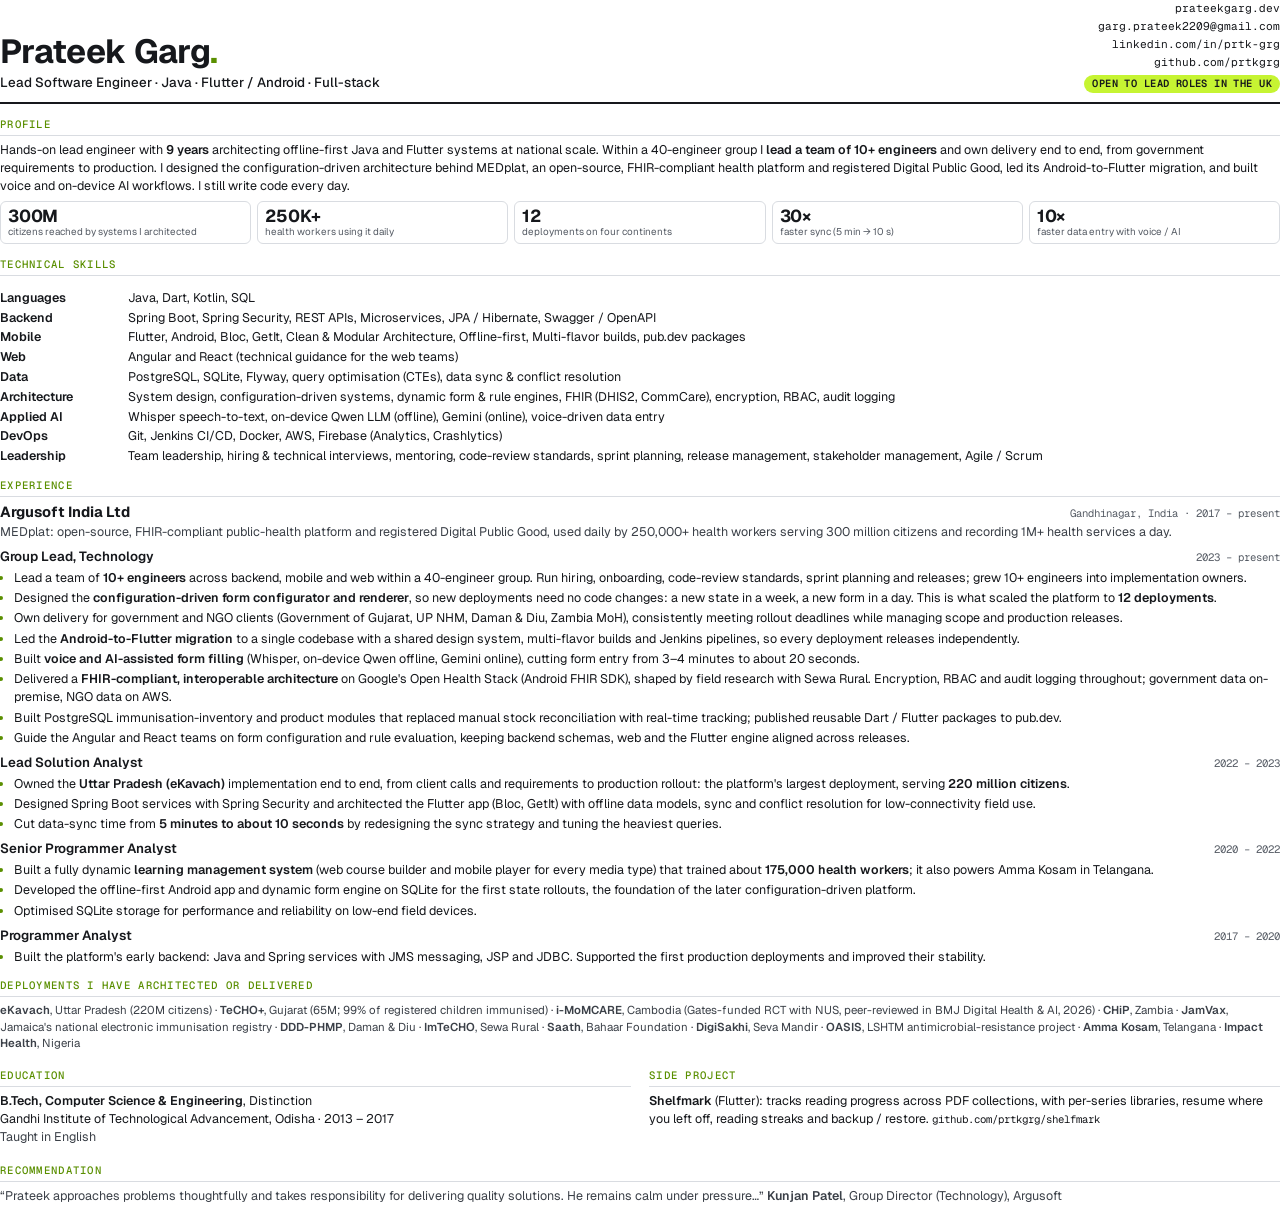
<file: tools/cv.html>
<!DOCTYPE html>
<html lang="en">
<head>
<meta charset="UTF-8">
<title>Prateek Garg — CV</title>
<!-- Source for /cv.pdf. Regenerate with: powershell -File tools\make-cv.ps1 -->
<link href="https://fonts.googleapis.com/css2?family=Geist:wght@400;500;600;700&family=Geist+Mono:wght@400;500&display=swap" rel="stylesheet">
<style>
  @page { size: A4; margin: 13mm 14mm 12mm; }
  * { box-sizing: border-box; }
  html { -webkit-print-color-adjust: exact; print-color-adjust: exact; }
  body { margin: 0; font-family: Geist, "Segoe UI", Arial, sans-serif; font-size: 9.4pt; line-height: 1.42; color: #16181c; }
  a { color: inherit; text-decoration: none; }
  .mono { font-family: "Geist Mono", Consolas, monospace; }
  header { display: flex; justify-content: space-between; align-items: flex-end; gap: 20px; padding-bottom: 9px; border-bottom: 2px solid #16181c; }
  h1 { font-size: 25pt; font-weight: 700; letter-spacing: -0.02em; margin: 0; line-height: 1; }
  h1 span { color: #5a8f00; }
  .contact { white-space: nowrap; }
  .title { font-size: 10pt; font-weight: 500; margin: 6px 0 0; }
  .contact { text-align: right; font-size: 8.4pt; line-height: 1.6; }
  .contact .open { display: inline-block; margin-top: 3px; padding: 1px 8px; border-radius: 99px; background: #c6f432; font-weight: 600; font-size: 7.8pt; letter-spacing: 0.04em; text-transform: uppercase; }
  h2 { font-family: "Geist Mono", Consolas, monospace; font-size: 8pt; font-weight: 500; letter-spacing: 0.12em; text-transform: uppercase; color: #5a8f00; margin: 13px 0 5px; padding-bottom: 3px; border-bottom: 1px solid #d9dce1; }
  p { margin: 0 0 4px; }
  ul { margin: 0; padding-left: 14px; }
  li { margin: 0 0 2.6px; }
  li::marker { color: #5a8f00; }
  strong { font-weight: 600; }
  .stats { display: grid; grid-template-columns: repeat(5, 1fr); gap: 6px; margin: 6px 0 2px; }
  .stats div { border: 1px solid #d9dce1; border-radius: 6px; padding: 5px 7px; }
  .stats b { display: block; font-size: 13pt; font-weight: 700; letter-spacing: -0.01em; line-height: 1.1; }
  .stats span { font-size: 7.4pt; color: #555b64; line-height: 1.25; display: block; }
  .skills { display: grid; grid-template-columns: 118px 1fr; gap: 2px 10px; }
  .skills dt { font-weight: 600; }
  .skills dd { margin: 0; }
  .role { margin-top: 7px; break-inside: avoid; }
  .role__head { display: flex; justify-content: space-between; align-items: baseline; gap: 10px; margin-bottom: 2px; }
  .role__head h3 { font-size: 10pt; font-weight: 600; margin: 0; }
  .role__head span { font-size: 8pt; color: #555b64; white-space: nowrap; }
  .org { display: flex; justify-content: space-between; align-items: baseline; margin-top: 4px; }
  .org b { font-size: 11pt; }
  .note { color: #3b4048; }
  .deploys { font-size: 8.6pt; color: #3b4048; }
  .two { display: grid; grid-template-columns: 1fr 1fr; gap: 0 18px; }
  .keep { break-inside: avoid; }
</style>
</head>
<body>
<header>
  <div>
    <h1>Prateek Garg<span>.</span></h1>
    <p class="title">Lead Software Engineer · Java · Flutter / Android · Full-stack</p>
  </div>
  <div class="contact mono">
    <a href="https://prateekgarg.dev">prateekgarg.dev</a><br>
    <a href="mailto:garg.prateek2209@gmail.com">garg.prateek2209@gmail.com</a><br>
    <a href="https://linkedin.com/in/prtk-grg">linkedin.com/in/prtk-grg</a><br><a href="https://github.com/prtkgrg">github.com/prtkgrg</a><br>
    <span class="open">Open to lead roles in the UK</span>
  </div>
</header>

<h2>Profile</h2>
<p>Hands-on lead engineer with <strong>9 years</strong> architecting offline-first Java and Flutter systems at national scale. Within a 40-engineer group I <strong>lead a team of 10+ engineers</strong> and own delivery end to end, from government requirements to production. I designed the configuration-driven architecture behind MEDplat, an open-source, FHIR-compliant health platform and registered Digital Public Good, led its Android-to-Flutter migration, and built voice and on-device AI workflows. I still write code every day.</p>

<div class="stats">
  <div><b>300M</b><span>citizens reached by systems I architected</span></div>
  <div><b>250K+</b><span>health workers using it daily</span></div>
  <div><b>12</b><span>deployments on four continents</span></div>
  <div><b>30×</b><span>faster sync (5 min → 10 s)</span></div>
  <div><b>10×</b><span>faster data entry with voice / AI</span></div>
</div>

<h2>Technical skills</h2>
<dl class="skills">
  <dt>Languages</dt><dd>Java, Dart, Kotlin, SQL</dd>
  <dt>Backend</dt><dd>Spring Boot, Spring Security, REST APIs, Microservices, JPA / Hibernate, Swagger / OpenAPI</dd>
  <dt>Mobile</dt><dd>Flutter, Android, Bloc, GetIt, Clean &amp; Modular Architecture, Offline-first, Multi-flavor builds, pub.dev packages</dd>
  <dt>Web</dt><dd>Angular and React (technical guidance for the web teams)</dd>
  <dt>Data</dt><dd>PostgreSQL, SQLite, Flyway, query optimisation (CTEs), data sync &amp; conflict resolution</dd>
  <dt>Architecture</dt><dd>System design, configuration-driven systems, dynamic form &amp; rule engines, FHIR (DHIS2, CommCare), encryption, RBAC, audit logging</dd>
  <dt>Applied AI</dt><dd>Whisper speech-to-text, on-device Qwen LLM (offline), Gemini (online), voice-driven data entry</dd>
  <dt>DevOps</dt><dd>Git, Jenkins CI/CD, Docker, AWS, Firebase (Analytics, Crashlytics)</dd>
  <dt>Leadership</dt><dd>Team leadership, hiring &amp; technical interviews, mentoring, code-review standards, sprint planning, release management, stakeholder management, Agile / Scrum</dd>
</dl>

<h2>Experience</h2>
<div class="org"><b>Argusoft India Ltd</b><span class="mono" style="font-size:8pt;color:#555b64">Gandhinagar, India · 2017 – present</span></div>
<p class="note">MEDplat: open-source, FHIR-compliant public-health platform and registered Digital Public Good, used daily by 250,000+ health workers serving 300 million citizens and recording 1M+ health services a day.</p>

<div class="role">
  <div class="role__head"><h3>Group Lead, Technology</h3><span class="mono">2023 – present</span></div>
  <ul>
    <li>Lead a team of <strong>10+ engineers</strong> across backend, mobile and web within a 40-engineer group. Run hiring, onboarding, code-review standards, sprint planning and releases; grew 10+ engineers into implementation owners.</li>
    <li>Designed the <strong>configuration-driven form configurator and renderer</strong>, so new deployments need no code changes: a new state in a week, a new form in a day. This is what scaled the platform to <strong>12 deployments</strong>.</li>
    <li>Own delivery for government and NGO clients (Government of Gujarat, UP NHM, Daman &amp; Diu, Zambia MoH), consistently meeting rollout deadlines while managing scope and production releases.</li>
    <li>Led the <strong>Android-to-Flutter migration</strong> to a single codebase with a shared design system, multi-flavor builds and Jenkins pipelines, so every deployment releases independently.</li>
    <li>Built <strong>voice and AI-assisted form filling</strong> (Whisper, on-device Qwen offline, Gemini online), cutting form entry from 3–4 minutes to about 20 seconds.</li>
    <li>Delivered a <strong>FHIR-compliant, interoperable architecture</strong> on Google's Open Health Stack (Android FHIR SDK), shaped by field research with Sewa Rural. Encryption, RBAC and audit logging throughout; government data on-premise, NGO data on AWS.</li>
    <li>Built PostgreSQL immunisation-inventory and product modules that replaced manual stock reconciliation with real-time tracking; published reusable Dart / Flutter packages to pub.dev.</li>
    <li>Guide the Angular and React teams on form configuration and rule evaluation, keeping backend schemas, web and the Flutter engine aligned across releases.</li>
  </ul>
</div>

<div class="role">
  <div class="role__head"><h3>Lead Solution Analyst</h3><span class="mono">2022 – 2023</span></div>
  <ul>
    <li>Owned the <strong>Uttar Pradesh (eKavach)</strong> implementation end to end, from client calls and requirements to production rollout: the platform's largest deployment, serving <strong>220 million citizens</strong>.</li>
    <li>Designed Spring Boot services with Spring Security and architected the Flutter app (Bloc, GetIt) with offline data models, sync and conflict resolution for low-connectivity field use.</li>
    <li>Cut data-sync time from <strong>5 minutes to about 10 seconds</strong> by redesigning the sync strategy and tuning the heaviest queries.</li>
  </ul>
</div>

<div class="role">
  <div class="role__head"><h3>Senior Programmer Analyst</h3><span class="mono">2020 – 2022</span></div>
  <ul>
    <li>Built a fully dynamic <strong>learning management system</strong> (web course builder and mobile player for every media type) that trained about <strong>175,000 health workers</strong>; it also powers Amma Kosam in Telangana.</li>
    <li>Developed the offline-first Android app and dynamic form engine on SQLite for the first state rollouts, the foundation of the later configuration-driven platform.</li>
    <li>Optimised SQLite storage for performance and reliability on low-end field devices.</li>
  </ul>
</div>

<div class="role">
  <div class="role__head"><h3>Programmer Analyst</h3><span class="mono">2017 – 2020</span></div>
  <ul>
    <li>Built the platform's early backend: Java and Spring services with JMS messaging, JSP and JDBC. Supported the first production deployments and improved their stability.</li>
  </ul>
</div>

<div class="keep">
<h2>Deployments I have architected or delivered</h2>
<p class="deploys"><strong>eKavach</strong>, Uttar Pradesh (220M citizens) · <strong>TeCHO+</strong>, Gujarat (65M; 99% of registered children immunised) · <strong>i-MoMCARE</strong>, Cambodia (Gates-funded RCT with NUS, peer-reviewed in BMJ Digital Health &amp; AI, 2026) · <strong>CHiP</strong>, Zambia · <strong>JamVax</strong>, Jamaica's national electronic immunisation registry · <strong>DDD-PHMP</strong>, Daman &amp; Diu · <strong>ImTeCHO</strong>, Sewa Rural · <strong>Saath</strong>, Bahaar Foundation · <strong>DigiSakhi</strong>, Seva Mandir · <strong>OASIS</strong>, LSHTM antimicrobial-resistance project · <strong>Amma Kosam</strong>, Telangana · <strong>Impact Health</strong>, Nigeria</p>
</div>

<div class="two keep">
  <div>
    <h2>Education</h2>
    <p><strong>B.Tech, Computer Science &amp; Engineering</strong>, Distinction<br>Gandhi Institute of Technological Advancement, Odisha · 2013 – 2017<br><span class="note">Taught in English</span></p>
  </div>
  <div>
    <h2>Side project</h2>
    <p><strong>Shelfmark</strong> (Flutter): tracks reading progress across PDF collections, with per-series libraries, resume where you left off, reading streaks and backup / restore. <span class="mono" style="font-size:8pt">github.com/prtkgrg/shelfmark</span></p>
  </div>
</div>

<h2>Recommendation</h2>
<p class="note">“Prateek approaches problems thoughtfully and takes responsibility for delivering quality solutions. He remains calm under pressure…” <strong>Kunjan Patel</strong>, Group Director (Technology), Argusoft</p>
</body>
</html>
</file>
